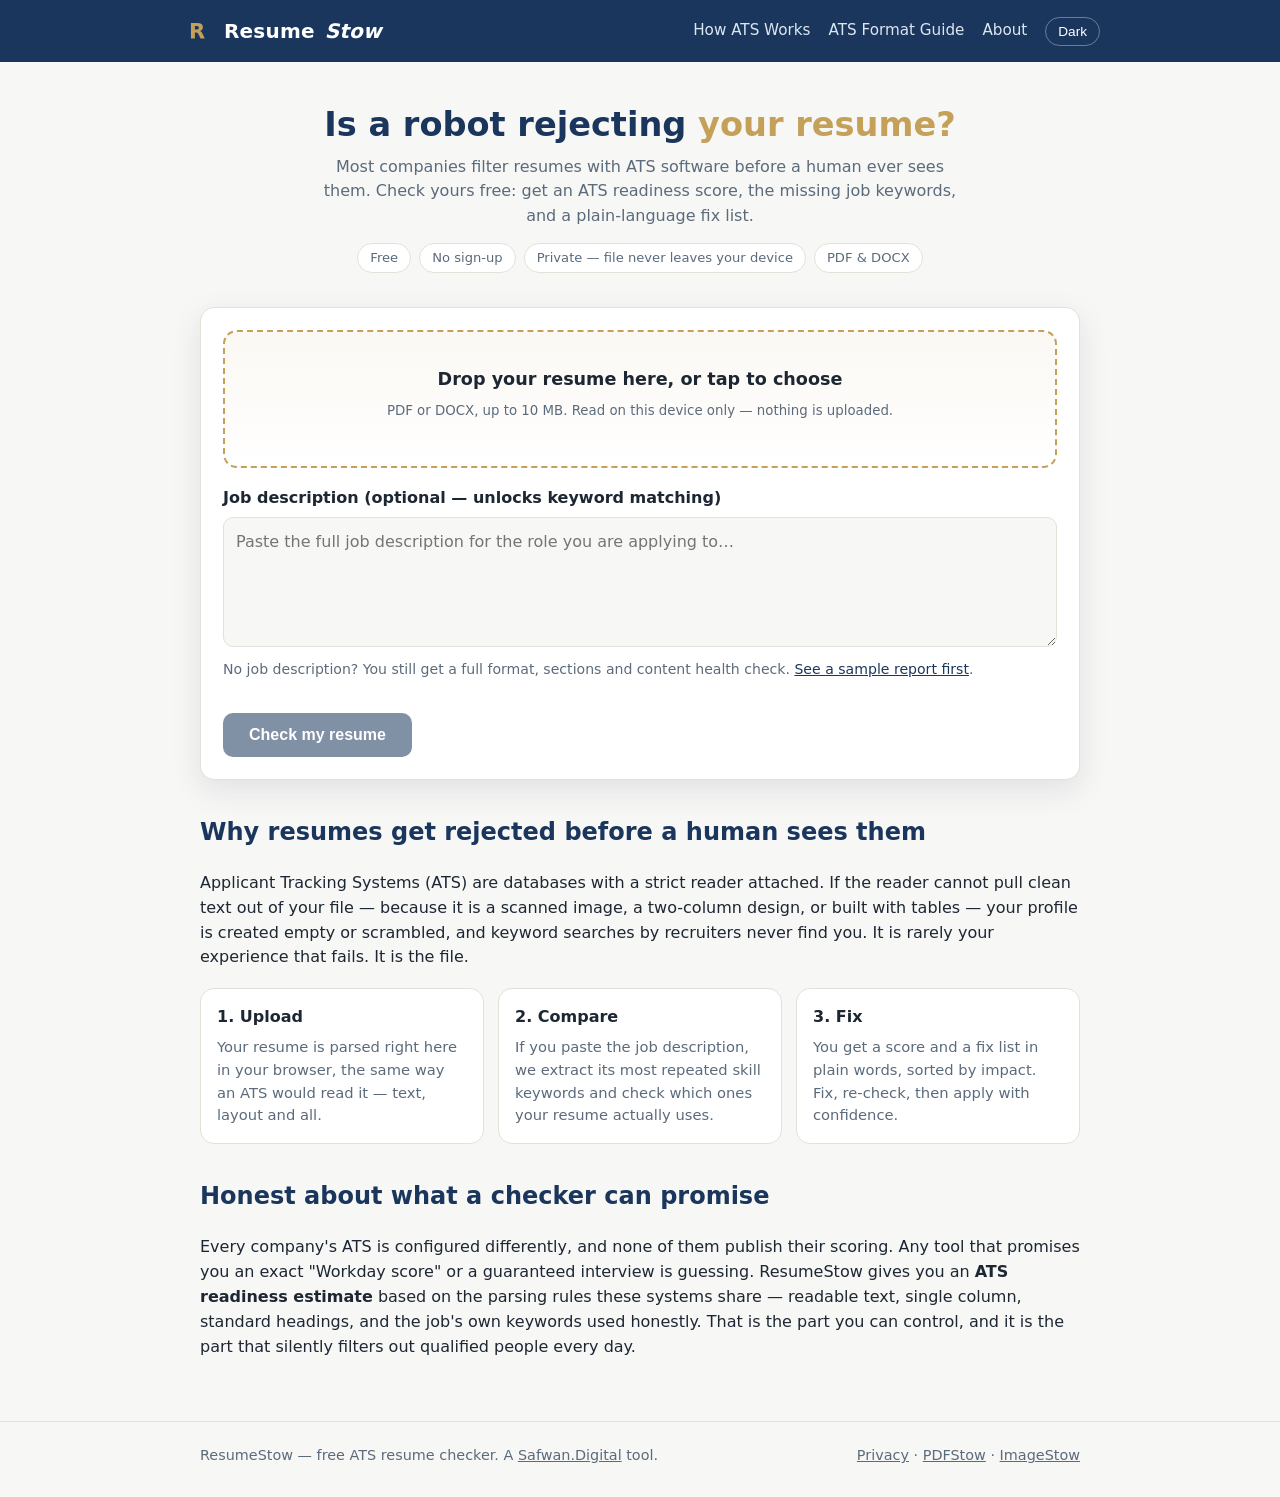
<file: index.html>
<!doctype html>
<html lang="en" data-theme="light">
<head>
<meta charset="utf-8"><meta name="viewport" content="width=device-width,initial-scale=1">
<meta http-equiv="Content-Security-Policy" content="default-src 'self'; script-src 'self'; style-src 'self'; img-src 'self' data: blob:; font-src 'self' data:; connect-src 'self' data: blob:; worker-src 'self' blob:; object-src 'none'; base-uri 'self'; form-action 'self'">
<title>ATS Resume Checker — Free, No Sign-Up, Private | ResumeStow</title>
<meta name="description" content="Free ATS resume checker. Upload your resume, paste the job description, and get an ATS readiness score with a plain-language fix list. No sign-up — your resume never leaves your device.">
<meta name="theme-color" content="#1A365D">
<link rel="canonical" href="https://resumestow.safwan.digital/">
<meta property="og:title" content="ATS Resume Checker — Free, No Sign-Up, Private | ResumeStow">
<meta property="og:description" content="Get an ATS readiness score and a plain-language fix list for your resume. Free, no sign-up, and your file never leaves your device.">
<meta property="og:type" content="website">
<meta property="og:url" content="https://resumestow.safwan.digital/">
<meta property="og:image" content="https://resumestow.safwan.digital/og-image.png">
<meta property="og:image:width" content="1200"><meta property="og:image:height" content="630">
<meta name="twitter:card" content="summary_large_image">
<link rel="icon" href="favicon.ico" sizes="any">
<link rel="icon" type="image/png" sizes="32x32" href="favicon-32.png">
<link rel="apple-touch-icon" href="apple-touch-icon.png">
<link rel="stylesheet" href="styles.css?v=1">
<script>try{var _t=localStorage.getItem('resumestow-theme');if(_t==='dark'||(_t!=='light'&&matchMedia('(prefers-color-scheme: dark)').matches))document.documentElement.dataset.theme='dark'}catch(e){}</script>
<script type="application/ld+json">
{"@context":"https://schema.org","@type":"WebApplication","name":"ResumeStow ATS Resume Checker","url":"https://resumestow.safwan.digital/","applicationCategory":"BusinessApplication","operatingSystem":"Any (browser)","offers":{"@type":"Offer","price":"0","priceCurrency":"USD"},"description":"Free ATS resume checker that runs entirely in the browser. No sign-up; files never leave the device."}
</script>
</head>
<body>
<header class="site"><div class="wrap bar">
  <a class="logo" href="./"><img src="logo-68.png" alt="" width="34" height="34">Resume<em>Stow</em></a>
  <nav class="main">
    <a href="how-ats-works/">How ATS Works</a>
    <a href="ats-resume-format/">ATS Format Guide</a>
    <a href="about/">About</a>
    <button class="theme-btn" id="theme" type="button" aria-label="Toggle dark mode">Dark</button>
  </nav>
</div></header>

<main class="wrap">
  <div class="hero">
    <h1>Is a robot rejecting <span class="gold">your resume?</span></h1>
    <p>Most companies filter resumes with ATS software before a human ever sees them. Check yours free: get an ATS readiness score, the missing job keywords, and a plain-language fix list.</p>
    <div class="badges"><span>Free</span><span>No sign-up</span><span>Private — file never leaves your device</span><span>PDF &amp; DOCX</span></div>
  </div>

  <div class="card">
    <div class="drop" id="drop" role="button" tabindex="0" aria-label="Choose your resume file">
      <strong>Drop your resume here, or tap to choose</strong>
      <small>PDF or DOCX, up to 10 MB. Read on this device only — nothing is uploaded.</small>
      <div class="file-name" id="file-name"></div>
    </div>
    <input type="file" id="file" accept=".pdf,.docx" hidden>
    <label class="lbl" for="jd">Job description <span style="color:var(--muted);font-weight:400">(optional — unlocks keyword matching)</span></label>
    <textarea id="jd" placeholder="Paste the full job description for the role you are applying to…"></textarea>
    <p class="hint">No job description? You still get a full format, sections and content health check. <a href="#" id="sample">See a sample report first</a>.</p>
    <div class="err" id="err" role="alert"></div>
    <button class="btn" id="run" disabled>Check my resume</button>
  </div>

  <div class="card" id="report" aria-live="polite"></div>

  <section class="text">
    <h2>Why resumes get rejected before a human sees them</h2>
    <p>Applicant Tracking Systems (ATS) are databases with a strict reader attached. If the reader cannot pull clean text out of your file — because it is a scanned image, a two-column design, or built with tables — your profile is created empty or scrambled, and keyword searches by recruiters never find you. It is rarely your experience that fails. It is the file.</p>
    <div class="grid">
      <div class="tile"><h3>1. Upload</h3><p>Your resume is parsed right here in your browser, the same way an ATS would read it — text, layout and all.</p></div>
      <div class="tile"><h3>2. Compare</h3><p>If you paste the job description, we extract its most repeated skill keywords and check which ones your resume actually uses.</p></div>
      <div class="tile"><h3>3. Fix</h3><p>You get a score and a fix list in plain words, sorted by impact. Fix, re-check, then apply with confidence.</p></div>
    </div>
    <h2>Honest about what a checker can promise</h2>
    <p>Every company's ATS is configured differently, and none of them publish their scoring. Any tool that promises you an exact "Workday score" or a guaranteed interview is guessing. ResumeStow gives you an <strong>ATS readiness estimate</strong> based on the parsing rules these systems share — readable text, single column, standard headings, and the job's own keywords used honestly. That is the part you can control, and it is the part that silently filters out qualified people every day.</p>
  </section>
</main>

<footer class="site"><div class="wrap frow">
  <span>ResumeStow — free ATS resume checker. A <a href="https://safwan.digital" rel="noopener">Safwan.Digital</a> tool.</span>
  <span><a href="privacy/">Privacy</a> · <a href="https://pdfstow.safwan.digital" rel="noopener">PDFStow</a> · <a href="https://imagestow.safwan.digital" rel="noopener">ImageStow</a></span>
</div></footer>

<script src="vendor/pdf.min.js?v=1"></script>
<script src="vendor/mammoth.browser.min.js?v=1"></script>
<script src="engine.js?v=1"></script>
<script src="app.js?v=1"></script>
<script>document.getElementById('theme').addEventListener('click',function(){var h=document.documentElement;var d=h.dataset.theme!=='dark';h.dataset.theme=d?'dark':'light';this.textContent=d?'Light':'Dark';try{localStorage.setItem('resumestow-theme',h.dataset.theme)}catch(e){}});if(document.documentElement.dataset.theme==='dark')document.getElementById('theme').textContent='Light';</script>
</body>
</html>
</file>
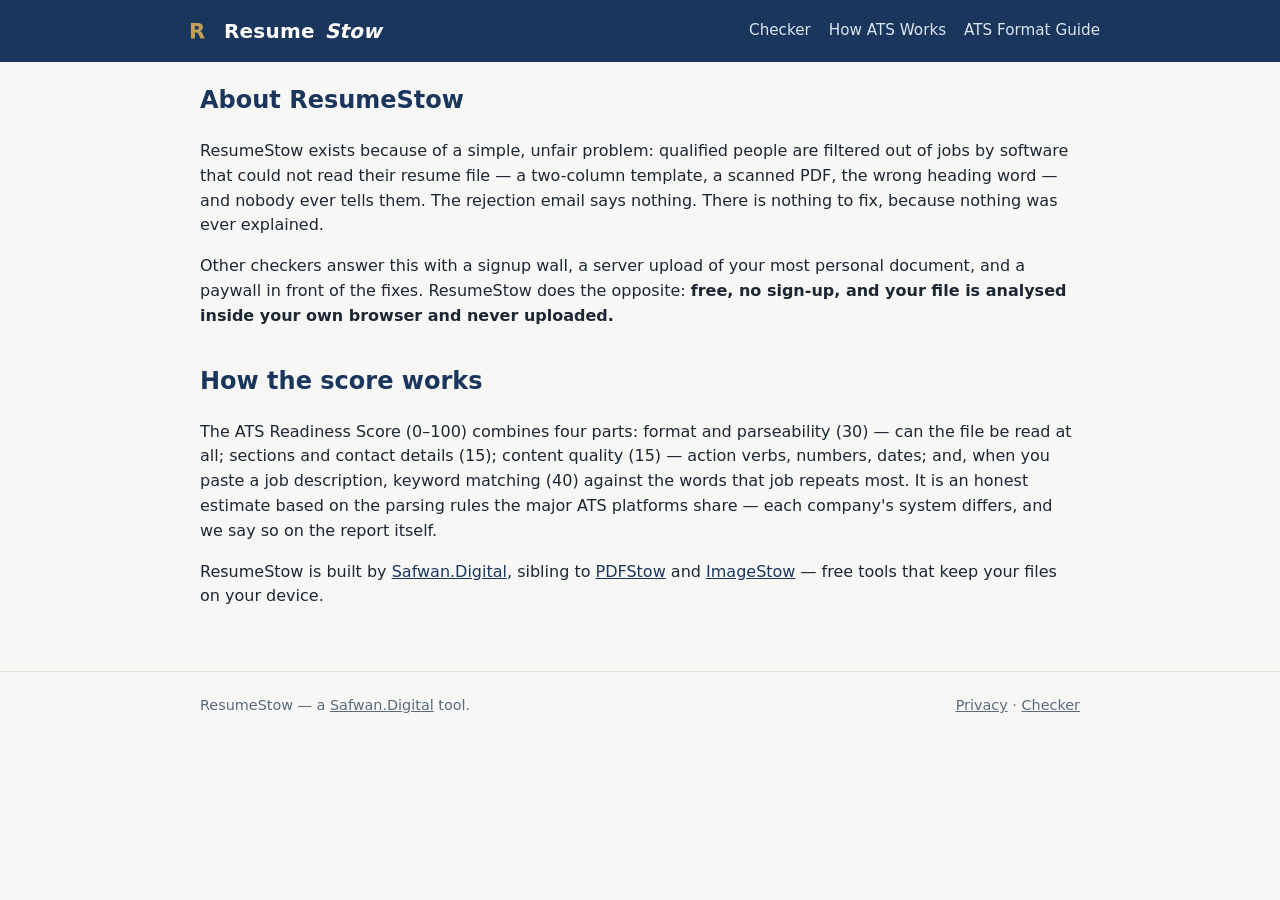
<file: about/index.html>
<!doctype html>
<html lang="en" data-theme="light">
<head>
<meta charset="utf-8"><meta name="viewport" content="width=device-width,initial-scale=1">
<title>About ResumeStow | Free ATS Resume Checker</title>
<meta name="description" content="ResumeStow is a free, private ATS resume checker by Safwan.Digital — sibling to PDFStow and ImageStow. Why it exists and how the score works.">
<meta name="theme-color" content="#1A365D">
<link rel="canonical" href="https://resumestow.safwan.digital/about/">
<link rel="icon" href="../favicon.ico" sizes="any"><link rel="apple-touch-icon" href="../apple-touch-icon.png">
<link rel="stylesheet" href="../styles.css?v=1">
<script>try{var _t=localStorage.getItem('resumestow-theme');if(_t==='dark'||(_t!=='light'&&matchMedia('(prefers-color-scheme: dark)').matches))document.documentElement.dataset.theme='dark'}catch(e){}</script>
</head>
<body>
<header class="site"><div class="wrap bar">
  <a class="logo" href="../"><img src="../logo-68.png" alt="" width="34" height="34">Resume<em>Stow</em></a>
  <nav class="main"><a href="../">Checker</a><a href="../how-ats-works/">How ATS Works</a><a href="../ats-resume-format/">ATS Format Guide</a></nav>
</div></header>
<main class="wrap"><section class="text">
  <h1 style="color:var(--navy)">About ResumeStow</h1>
  <p>ResumeStow exists because of a simple, unfair problem: qualified people are filtered out of jobs by software that could not read their resume file — a two-column template, a scanned PDF, the wrong heading word — and nobody ever tells them. The rejection email says nothing. There is nothing to fix, because nothing was ever explained.</p>
  <p>Other checkers answer this with a signup wall, a server upload of your most personal document, and a paywall in front of the fixes. ResumeStow does the opposite: <strong>free, no sign-up, and your file is analysed inside your own browser and never uploaded.</strong></p>
  <h2>How the score works</h2>
  <p>The ATS Readiness Score (0–100) combines four parts: format and parseability (30) — can the file be read at all; sections and contact details (15); content quality (15) — action verbs, numbers, dates; and, when you paste a job description, keyword matching (40) against the words that job repeats most. It is an honest estimate based on the parsing rules the major ATS platforms share — each company's system differs, and we say so on the report itself.</p>
  <p>ResumeStow is built by <a href="https://safwan.digital" rel="noopener">Safwan.Digital</a>, sibling to <a href="https://pdfstow.safwan.digital" rel="noopener">PDFStow</a> and <a href="https://imagestow.safwan.digital" rel="noopener">ImageStow</a> — free tools that keep your files on your device.</p>
</section></main>
<footer class="site"><div class="wrap frow"><span>ResumeStow — a <a href="https://safwan.digital" rel="noopener">Safwan.Digital</a> tool.</span><span><a href="../privacy/">Privacy</a> · <a href="../">Checker</a></span></div></footer>
</body>
</html>
</file>
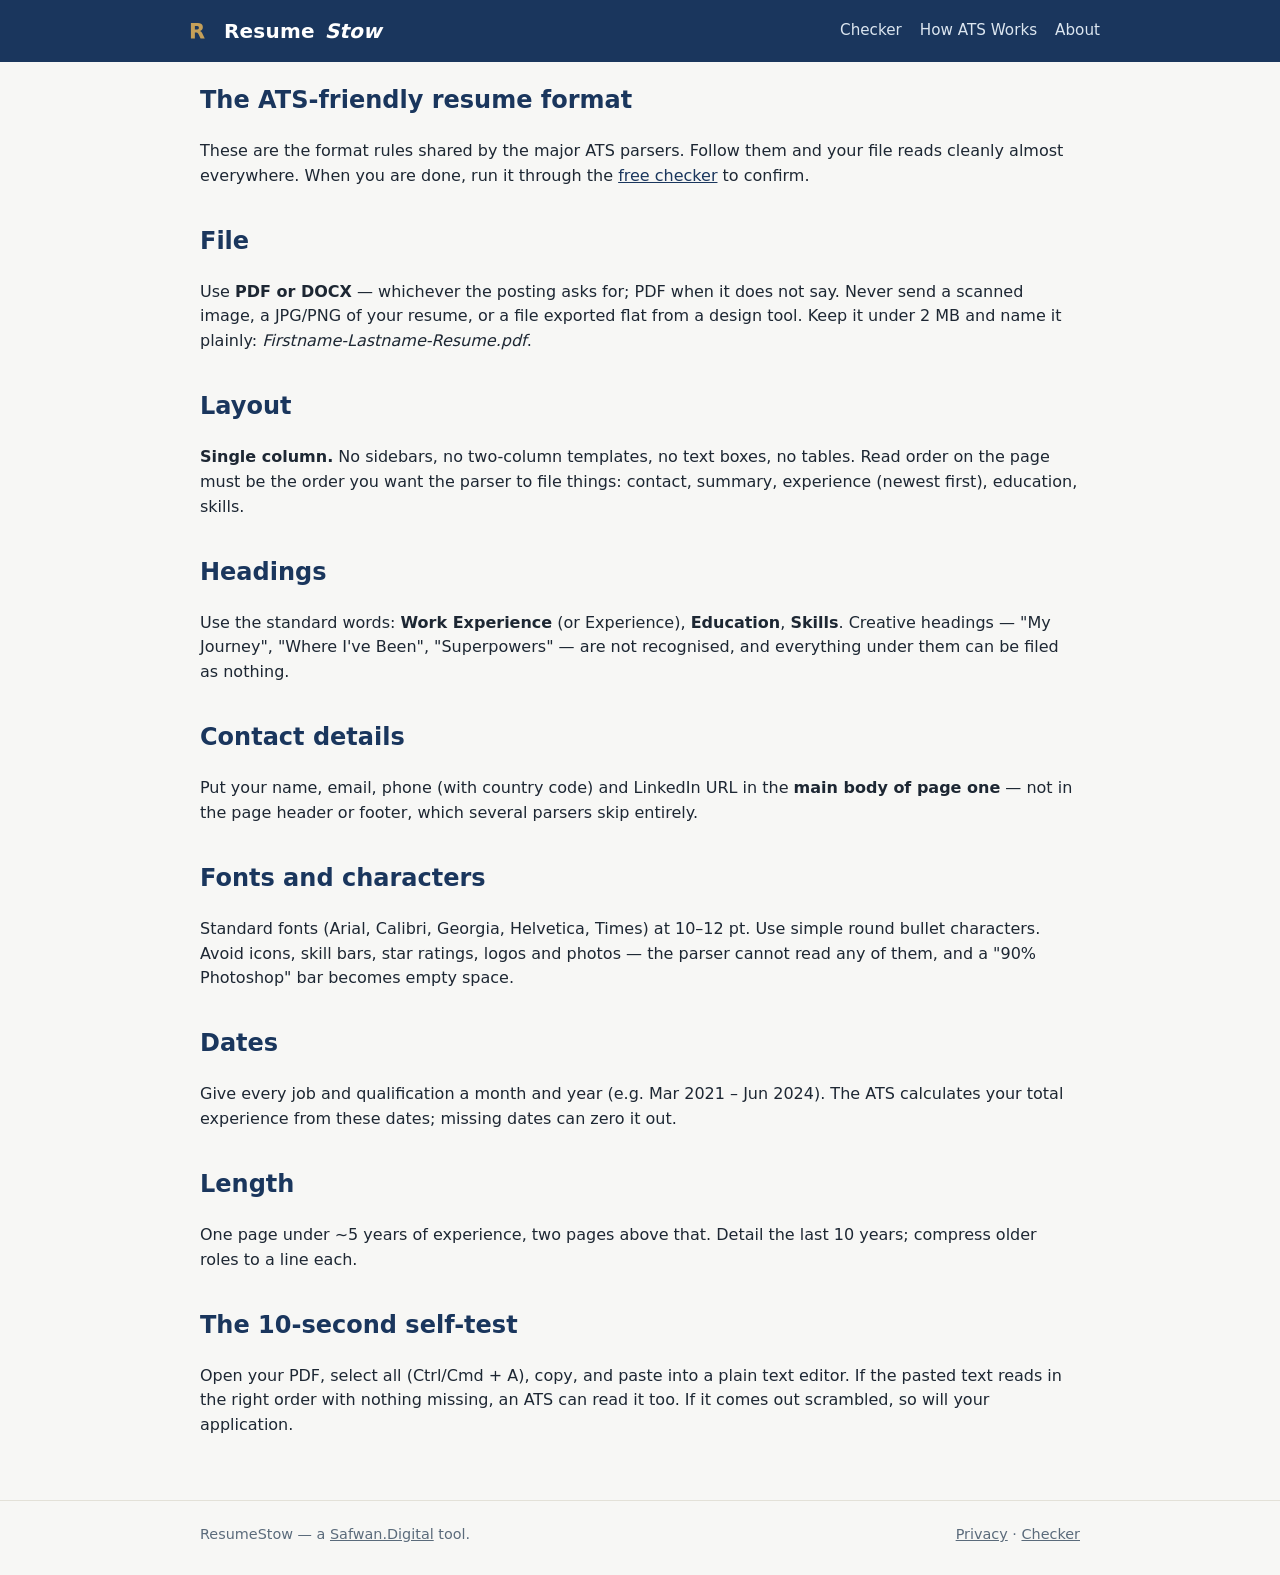
<file: ats-resume-format/index.html>
<!doctype html>
<html lang="en" data-theme="light">
<head>
<meta charset="utf-8"><meta name="viewport" content="width=device-width,initial-scale=1">
<title>ATS-Friendly Resume Format — The Rules That Get You Parsed | ResumeStow</title>
<meta name="description" content="The ATS-friendly resume format rules: single column, real text, standard headings, safe fonts, correct file type — and the design habits that silently break parsing.">
<meta name="theme-color" content="#1A365D">
<link rel="canonical" href="https://resumestow.safwan.digital/ats-resume-format/">
<meta property="og:title" content="ATS-Friendly Resume Format — The Rules">
<meta property="og:description" content="Format rules that get your resume parsed correctly by ATS software.">
<meta property="og:type" content="article"><meta property="og:url" content="https://resumestow.safwan.digital/ats-resume-format/">
<meta property="og:image" content="https://resumestow.safwan.digital/og-image.png">
<link rel="icon" href="../favicon.ico" sizes="any"><link rel="apple-touch-icon" href="../apple-touch-icon.png">
<link rel="stylesheet" href="../styles.css?v=1">
<script>try{var _t=localStorage.getItem('resumestow-theme');if(_t==='dark'||(_t!=='light'&&matchMedia('(prefers-color-scheme: dark)').matches))document.documentElement.dataset.theme='dark'}catch(e){}</script>
</head>
<body>
<header class="site"><div class="wrap bar">
  <a class="logo" href="../"><img src="../logo-68.png" alt="" width="34" height="34">Resume<em>Stow</em></a>
  <nav class="main"><a href="../">Checker</a><a href="../how-ats-works/">How ATS Works</a><a href="../about/">About</a></nav>
</div></header>
<main class="wrap"><section class="text">
  <h1 style="color:var(--navy)">The ATS-friendly resume format</h1>
  <p>These are the format rules shared by the major ATS parsers. Follow them and your file reads cleanly almost everywhere. When you are done, run it through the <a href="../">free checker</a> to confirm.</p>
  <h2>File</h2>
  <p>Use <strong>PDF or DOCX</strong> — whichever the posting asks for; PDF when it does not say. Never send a scanned image, a JPG/PNG of your resume, or a file exported flat from a design tool. Keep it under 2 MB and name it plainly: <em>Firstname-Lastname-Resume.pdf</em>.</p>
  <h2>Layout</h2>
  <p><strong>Single column.</strong> No sidebars, no two-column templates, no text boxes, no tables. Read order on the page must be the order you want the parser to file things: contact, summary, experience (newest first), education, skills.</p>
  <h2>Headings</h2>
  <p>Use the standard words: <strong>Work Experience</strong> (or Experience), <strong>Education</strong>, <strong>Skills</strong>. Creative headings — "My Journey", "Where I've Been", "Superpowers" — are not recognised, and everything under them can be filed as nothing.</p>
  <h2>Contact details</h2>
  <p>Put your name, email, phone (with country code) and LinkedIn URL in the <strong>main body of page one</strong> — not in the page header or footer, which several parsers skip entirely.</p>
  <h2>Fonts and characters</h2>
  <p>Standard fonts (Arial, Calibri, Georgia, Helvetica, Times) at 10–12 pt. Use simple round bullet characters. Avoid icons, skill bars, star ratings, logos and photos — the parser cannot read any of them, and a "90% Photoshop" bar becomes empty space.</p>
  <h2>Dates</h2>
  <p>Give every job and qualification a month and year (e.g. Mar 2021 – Jun 2024). The ATS calculates your total experience from these dates; missing dates can zero it out.</p>
  <h2>Length</h2>
  <p>One page under ~5 years of experience, two pages above that. Detail the last 10 years; compress older roles to a line each.</p>
  <h2>The 10-second self-test</h2>
  <p>Open your PDF, select all (Ctrl/Cmd + A), copy, and paste into a plain text editor. If the pasted text reads in the right order with nothing missing, an ATS can read it too. If it comes out scrambled, so will your application.</p>
</section></main>
<footer class="site"><div class="wrap frow"><span>ResumeStow — a <a href="https://safwan.digital" rel="noopener">Safwan.Digital</a> tool.</span><span><a href="../privacy/">Privacy</a> · <a href="../">Checker</a></span></div></footer>
</body>
</html>
</file>
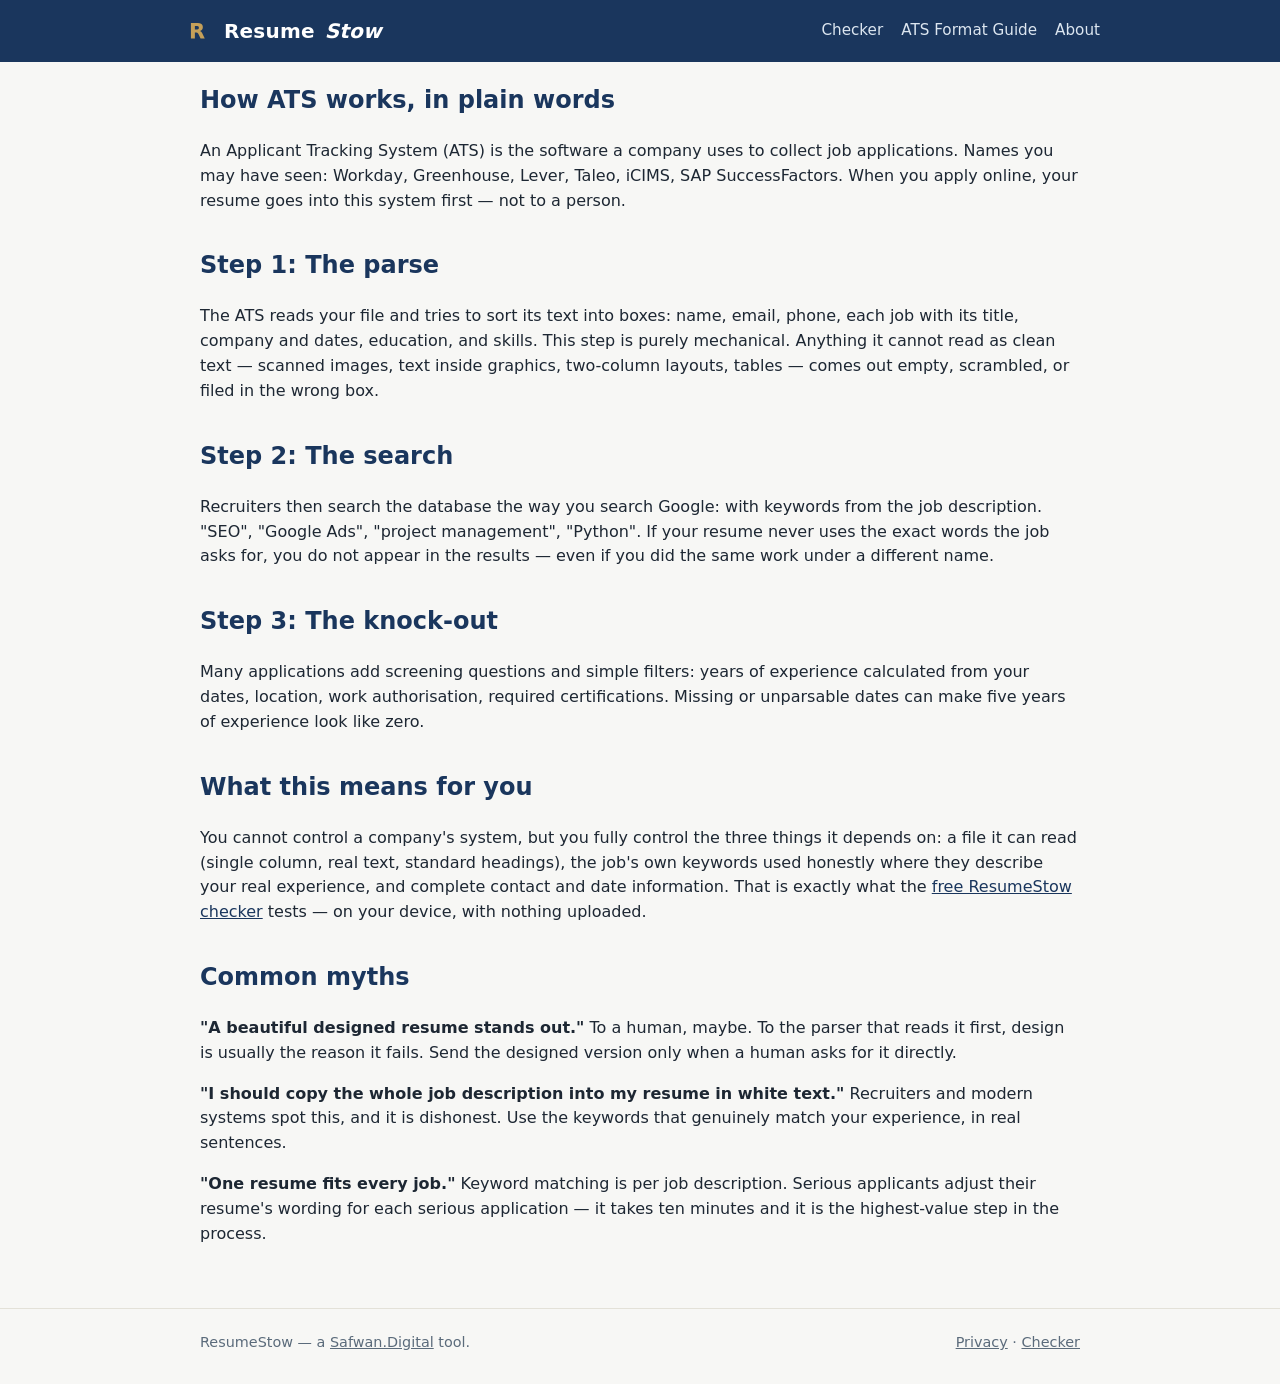
<file: how-ats-works/index.html>
<!doctype html>
<html lang="en" data-theme="light">
<head>
<meta charset="utf-8"><meta name="viewport" content="width=device-width,initial-scale=1">
<title>How ATS Works — Why Your Resume Gets Rejected | ResumeStow</title>
<meta name="description" content="How applicant tracking systems (ATS) read, parse and rank your resume — and why qualified candidates get filtered out before a human ever looks.">
<meta name="theme-color" content="#1A365D">
<link rel="canonical" href="https://resumestow.safwan.digital/how-ats-works/">
<meta property="og:title" content="How ATS Works — Why Your Resume Gets Rejected">
<meta property="og:description" content="How ATS software parses and ranks resumes, in plain words.">
<meta property="og:type" content="article"><meta property="og:url" content="https://resumestow.safwan.digital/how-ats-works/">
<meta property="og:image" content="https://resumestow.safwan.digital/og-image.png">
<link rel="icon" href="../favicon.ico" sizes="any"><link rel="apple-touch-icon" href="../apple-touch-icon.png">
<link rel="stylesheet" href="../styles.css?v=1">
<script>try{var _t=localStorage.getItem('resumestow-theme');if(_t==='dark'||(_t!=='light'&&matchMedia('(prefers-color-scheme: dark)').matches))document.documentElement.dataset.theme='dark'}catch(e){}</script>
</head>
<body>
<header class="site"><div class="wrap bar">
  <a class="logo" href="../"><img src="../logo-68.png" alt="" width="34" height="34">Resume<em>Stow</em></a>
  <nav class="main"><a href="../">Checker</a><a href="../ats-resume-format/">ATS Format Guide</a><a href="../about/">About</a></nav>
</div></header>
<main class="wrap"><section class="text">
  <h1 style="color:var(--navy)">How ATS works, in plain words</h1>
  <p>An Applicant Tracking System (ATS) is the software a company uses to collect job applications. Names you may have seen: Workday, Greenhouse, Lever, Taleo, iCIMS, SAP SuccessFactors. When you apply online, your resume goes into this system first — not to a person.</p>
  <h2>Step 1: The parse</h2>
  <p>The ATS reads your file and tries to sort its text into boxes: name, email, phone, each job with its title, company and dates, education, and skills. This step is purely mechanical. Anything it cannot read as clean text — scanned images, text inside graphics, two-column layouts, tables — comes out empty, scrambled, or filed in the wrong box.</p>
  <h2>Step 2: The search</h2>
  <p>Recruiters then search the database the way you search Google: with keywords from the job description. "SEO", "Google Ads", "project management", "Python". If your resume never uses the exact words the job asks for, you do not appear in the results — even if you did the same work under a different name.</p>
  <h2>Step 3: The knock-out</h2>
  <p>Many applications add screening questions and simple filters: years of experience calculated from your dates, location, work authorisation, required certifications. Missing or unparsable dates can make five years of experience look like zero.</p>
  <h2>What this means for you</h2>
  <p>You cannot control a company's system, but you fully control the three things it depends on: a file it can read (single column, real text, standard headings), the job's own keywords used honestly where they describe your real experience, and complete contact and date information. That is exactly what the <a href="../">free ResumeStow checker</a> tests — on your device, with nothing uploaded.</p>
  <h2>Common myths</h2>
  <p><strong>"A beautiful designed resume stands out."</strong> To a human, maybe. To the parser that reads it first, design is usually the reason it fails. Send the designed version only when a human asks for it directly.</p>
  <p><strong>"I should copy the whole job description into my resume in white text."</strong> Recruiters and modern systems spot this, and it is dishonest. Use the keywords that genuinely match your experience, in real sentences.</p>
  <p><strong>"One resume fits every job."</strong> Keyword matching is per job description. Serious applicants adjust their resume's wording for each serious application — it takes ten minutes and it is the highest-value step in the process.</p>
</section></main>
<footer class="site"><div class="wrap frow"><span>ResumeStow — a <a href="https://safwan.digital" rel="noopener">Safwan.Digital</a> tool.</span><span><a href="../privacy/">Privacy</a> · <a href="../">Checker</a></span></div></footer>
</body>
</html>
</file>
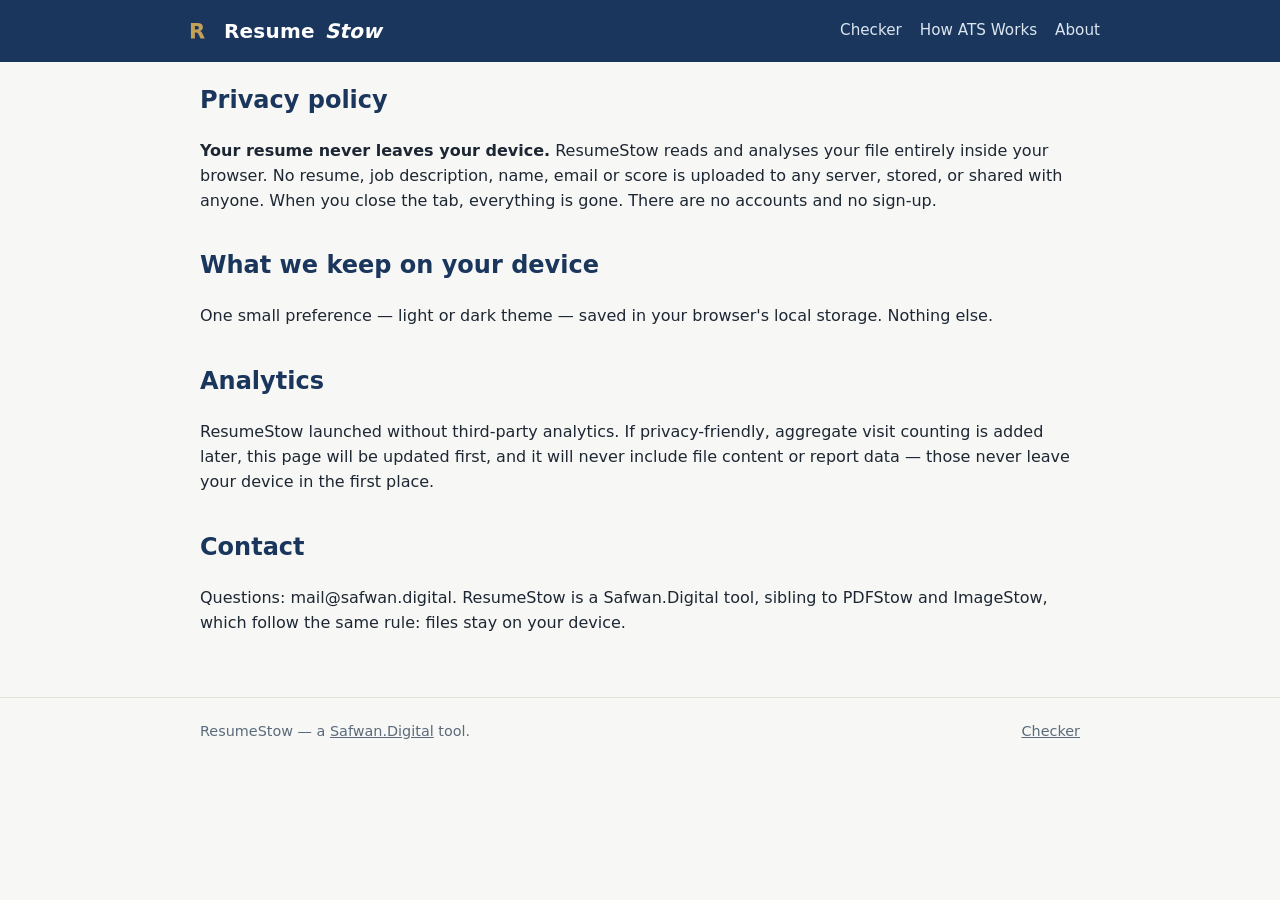
<file: privacy/index.html>
<!doctype html>
<html lang="en" data-theme="light">
<head>
<meta charset="utf-8"><meta name="viewport" content="width=device-width,initial-scale=1">
<title>Privacy Policy | ResumeStow</title>
<meta name="description" content="ResumeStow privacy: your resume is processed entirely in your browser and never uploaded, stored or shared.">
<meta name="theme-color" content="#1A365D">
<link rel="canonical" href="https://resumestow.safwan.digital/privacy/">
<link rel="icon" href="../favicon.ico" sizes="any"><link rel="apple-touch-icon" href="../apple-touch-icon.png">
<link rel="stylesheet" href="../styles.css?v=1">
<script>try{var _t=localStorage.getItem('resumestow-theme');if(_t==='dark'||(_t!=='light'&&matchMedia('(prefers-color-scheme: dark)').matches))document.documentElement.dataset.theme='dark'}catch(e){}</script>
</head>
<body>
<header class="site"><div class="wrap bar">
  <a class="logo" href="../"><img src="../logo-68.png" alt="" width="34" height="34">Resume<em>Stow</em></a>
  <nav class="main"><a href="../">Checker</a><a href="../how-ats-works/">How ATS Works</a><a href="../about/">About</a></nav>
</div></header>
<main class="wrap"><section class="text">
  <h1 style="color:var(--navy)">Privacy policy</h1>
  <p><strong>Your resume never leaves your device.</strong> ResumeStow reads and analyses your file entirely inside your browser. No resume, job description, name, email or score is uploaded to any server, stored, or shared with anyone. When you close the tab, everything is gone. There are no accounts and no sign-up.</p>
  <h2>What we keep on your device</h2>
  <p>One small preference — light or dark theme — saved in your browser's local storage. Nothing else.</p>
  <h2>Analytics</h2>
  <p>ResumeStow launched without third-party analytics. If privacy-friendly, aggregate visit counting is added later, this page will be updated first, and it will never include file content or report data — those never leave your device in the first place.</p>
  <h2>Contact</h2>
  <p>Questions: mail@safwan.digital. ResumeStow is a Safwan.Digital tool, sibling to PDFStow and ImageStow, which follow the same rule: files stay on your device.</p>
</section></main>
<footer class="site"><div class="wrap frow"><span>ResumeStow — a <a href="https://safwan.digital" rel="noopener">Safwan.Digital</a> tool.</span><span><a href="../">Checker</a></span></div></footer>
</body>
</html>
</file>
<file: styles.css>
/* ResumeStow — Midnight & Gold, Stow family system */
:root{
  --navy:#1A365D; --navy2:#12263F; --gold:#C5A059; --gold-soft:#E9D9B4;
  --bg:#F7F7F5; --surface:#FFFFFF; --ink:#1D2733; --muted:#5B6B7B; --line:#E3E1D8;
  --good:#1E7B45; --warn:#9A6B12; --bad:#B3362B;
  --good-bg:#E7F4EC; --warn-bg:#FBF3DC; --bad-bg:#FBEAE8;
  --radius:14px; --shadow:0 10px 30px rgba(18,38,63,.10);
}
html[data-theme="dark"]{
  --bg:#0E1622; --surface:#16222F; --ink:#EDF1F5; --muted:#9DB0C1; --line:#2A3A4C;
  --good-bg:#14301F; --warn-bg:#38300F; --bad-bg:#3A1B17; --shadow:0 10px 30px rgba(0,0,0,.45);
}
*{box-sizing:border-box}
body{margin:0;font-family:system-ui,-apple-system,"Segoe UI",Roboto,Arial,sans-serif;background:var(--bg);color:var(--ink);line-height:1.55}
a{color:var(--navy)} html[data-theme="dark"] a{color:var(--gold-soft)}
.wrap{max-width:920px;margin:0 auto;padding:0 20px}
header.site{background:var(--navy);color:#fff}
html[data-theme="dark"] header.site{background:var(--navy2)}
.bar{display:flex;align-items:center;gap:14px;padding:14px 0}
.logo{display:flex;align-items:center;gap:10px;text-decoration:none;color:#fff;font-weight:800;font-size:1.25rem;letter-spacing:.2px}
.logo img{width:34px;height:34px;border-radius:8px}
.logo span em{font-style:normal;color:var(--gold)}
nav.main{margin-left:auto;display:flex;gap:18px;align-items:center}
nav.main a{color:#DCE6F0;text-decoration:none;font-size:.95rem}
nav.main a:hover{color:#fff}
.theme-btn{background:transparent;border:1px solid rgba(255,255,255,.35);color:#fff;border-radius:999px;padding:6px 12px;cursor:pointer;font-size:.85rem}
.hero{padding:44px 0 8px;text-align:center}
.hero h1{font-size:2.1rem;line-height:1.15;margin:0 0 10px;color:var(--navy)}
html[data-theme="dark"] .hero h1{color:#fff}
.hero h1 .gold{color:var(--gold)}
.hero p{color:var(--muted);max-width:640px;margin:0 auto 8px}
.badges{display:flex;gap:8px;justify-content:center;flex-wrap:wrap;margin:14px 0 4px}
.badges span{border:1px solid var(--line);background:var(--surface);border-radius:999px;padding:4px 12px;font-size:.82rem;color:var(--muted)}
.card{background:var(--surface);border:1px solid var(--line);border-radius:var(--radius);box-shadow:var(--shadow);padding:22px;margin:22px 0}
.drop{border:2px dashed var(--gold);border-radius:var(--radius);padding:34px 18px;text-align:center;cursor:pointer;background:linear-gradient(180deg,rgba(197,160,89,.07),transparent)}
.drop.drag{background:rgba(197,160,89,.16)}
.drop strong{font-size:1.1rem;display:block;margin-bottom:4px}
.drop small{color:var(--muted)}
.file-name{margin-top:10px;font-weight:600;color:var(--navy)}
html[data-theme="dark"] .file-name{color:var(--gold-soft)}
label.lbl{display:block;font-weight:700;margin:18px 0 6px}
textarea{width:100%;min-height:130px;border:1px solid var(--line);border-radius:10px;padding:12px;font:inherit;background:var(--bg);color:var(--ink);resize:vertical}
.hint{color:var(--muted);font-size:.88rem;margin-top:4px}
.btn{display:inline-block;background:var(--navy);color:#fff;border:0;border-radius:10px;padding:13px 26px;font-size:1rem;font-weight:700;cursor:pointer;margin-top:18px}
.btn:hover{background:var(--navy2)}
.btn.gold{background:var(--gold);color:#231a05}
.btn.ghost{background:transparent;color:var(--navy);border:1px solid var(--line)}
html[data-theme="dark"] .btn.ghost{color:var(--gold-soft)}
.btn[disabled]{opacity:.55;cursor:wait}
.err{background:var(--bad-bg);color:var(--bad);border-radius:10px;padding:12px 14px;margin-top:14px;display:none}
#report{display:none}
.score-head{display:flex;gap:24px;align-items:center;flex-wrap:wrap}
.ring{width:148px;height:148px;flex:0 0 auto}
.ring .num{font-size:2rem;font-weight:800;fill:var(--ink)}
.ring .of{font-size:.8rem;fill:var(--muted)}
.bars{flex:1;min-width:240px}
.bar-row{display:grid;grid-template-columns:130px 1fr 34px;gap:10px;align-items:center;margin:7px 0;font-size:.92rem}
.meter{height:9px;background:var(--line);border-radius:99px;overflow:hidden}
.meter i{display:block;height:100%;background:var(--gold);border-radius:99px}
.chips{display:flex;flex-wrap:wrap;gap:7px;margin:8px 0 2px}
.chip{border-radius:999px;padding:3px 11px;font-size:.85rem;border:1px solid var(--line)}
.chip.ok{background:var(--good-bg);color:var(--good);border-color:transparent}
.chip.no{background:var(--bad-bg);color:var(--bad);border-color:transparent}
.checks{list-style:none;margin:14px 0;padding:0}
.checks li{border:1px solid var(--line);border-left:5px solid var(--muted);border-radius:10px;padding:12px 14px;margin:9px 0;background:var(--surface)}
.checks li.fail{border-left-color:var(--bad)} .checks li.warn{border-left-color:var(--gold)} .checks li.pass{border-left-color:var(--good)}
.checks .st{font-size:.72rem;font-weight:800;letter-spacing:.6px;text-transform:uppercase}
.checks li.fail .st{color:var(--bad)} .checks li.warn .st{color:var(--warn)} .checks li.pass .st{color:var(--good)}
.checks h4{margin:2px 0 3px;font-size:1rem}
.checks p{margin:0;color:var(--muted);font-size:.93rem}
.note{font-size:.88rem;color:var(--muted);border-top:1px solid var(--line);padding-top:12px;margin-top:16px}
section.text h2{color:var(--navy);margin-top:34px} html[data-theme="dark"] section.text h2{color:#fff}
section.text{padding-bottom:10px}
.grid{display:grid;grid-template-columns:repeat(auto-fit,minmax(240px,1fr));gap:14px;margin:18px 0}
.tile{background:var(--surface);border:1px solid var(--line);border-radius:var(--radius);padding:16px}
.tile h3{margin:0 0 6px;font-size:1rem}.tile p{margin:0;color:var(--muted);font-size:.92rem}
footer.site{border-top:1px solid var(--line);margin-top:36px;padding:22px 0 30px;color:var(--muted);font-size:.9rem}
footer.site a{color:var(--muted)}
.frow{display:flex;gap:16px;flex-wrap:wrap;justify-content:space-between}
@media (max-width:560px){.hero h1{font-size:1.6rem}.score-head{justify-content:center}.bar-row{grid-template-columns:104px 1fr 30px}}
@media print{header.site,.no-print,footer.site{display:none!important}#report{display:block!important}}
</file>
